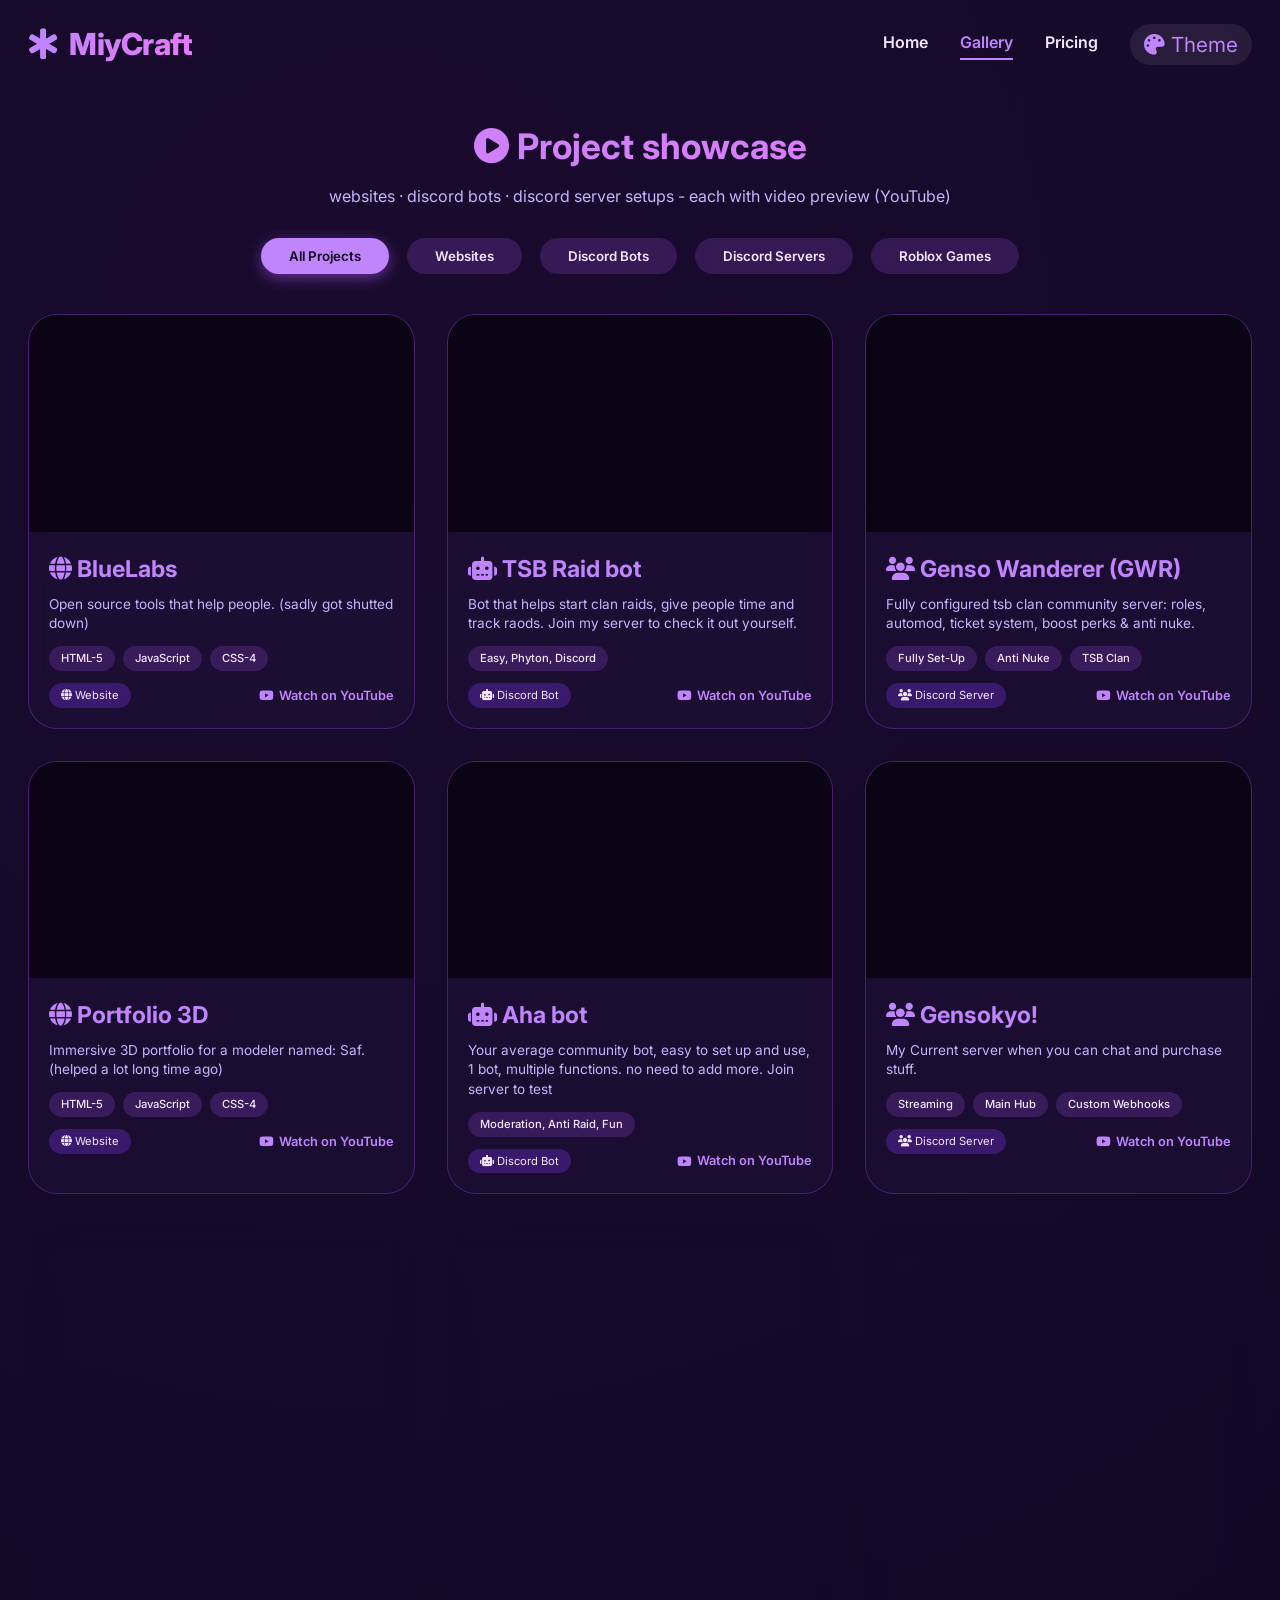
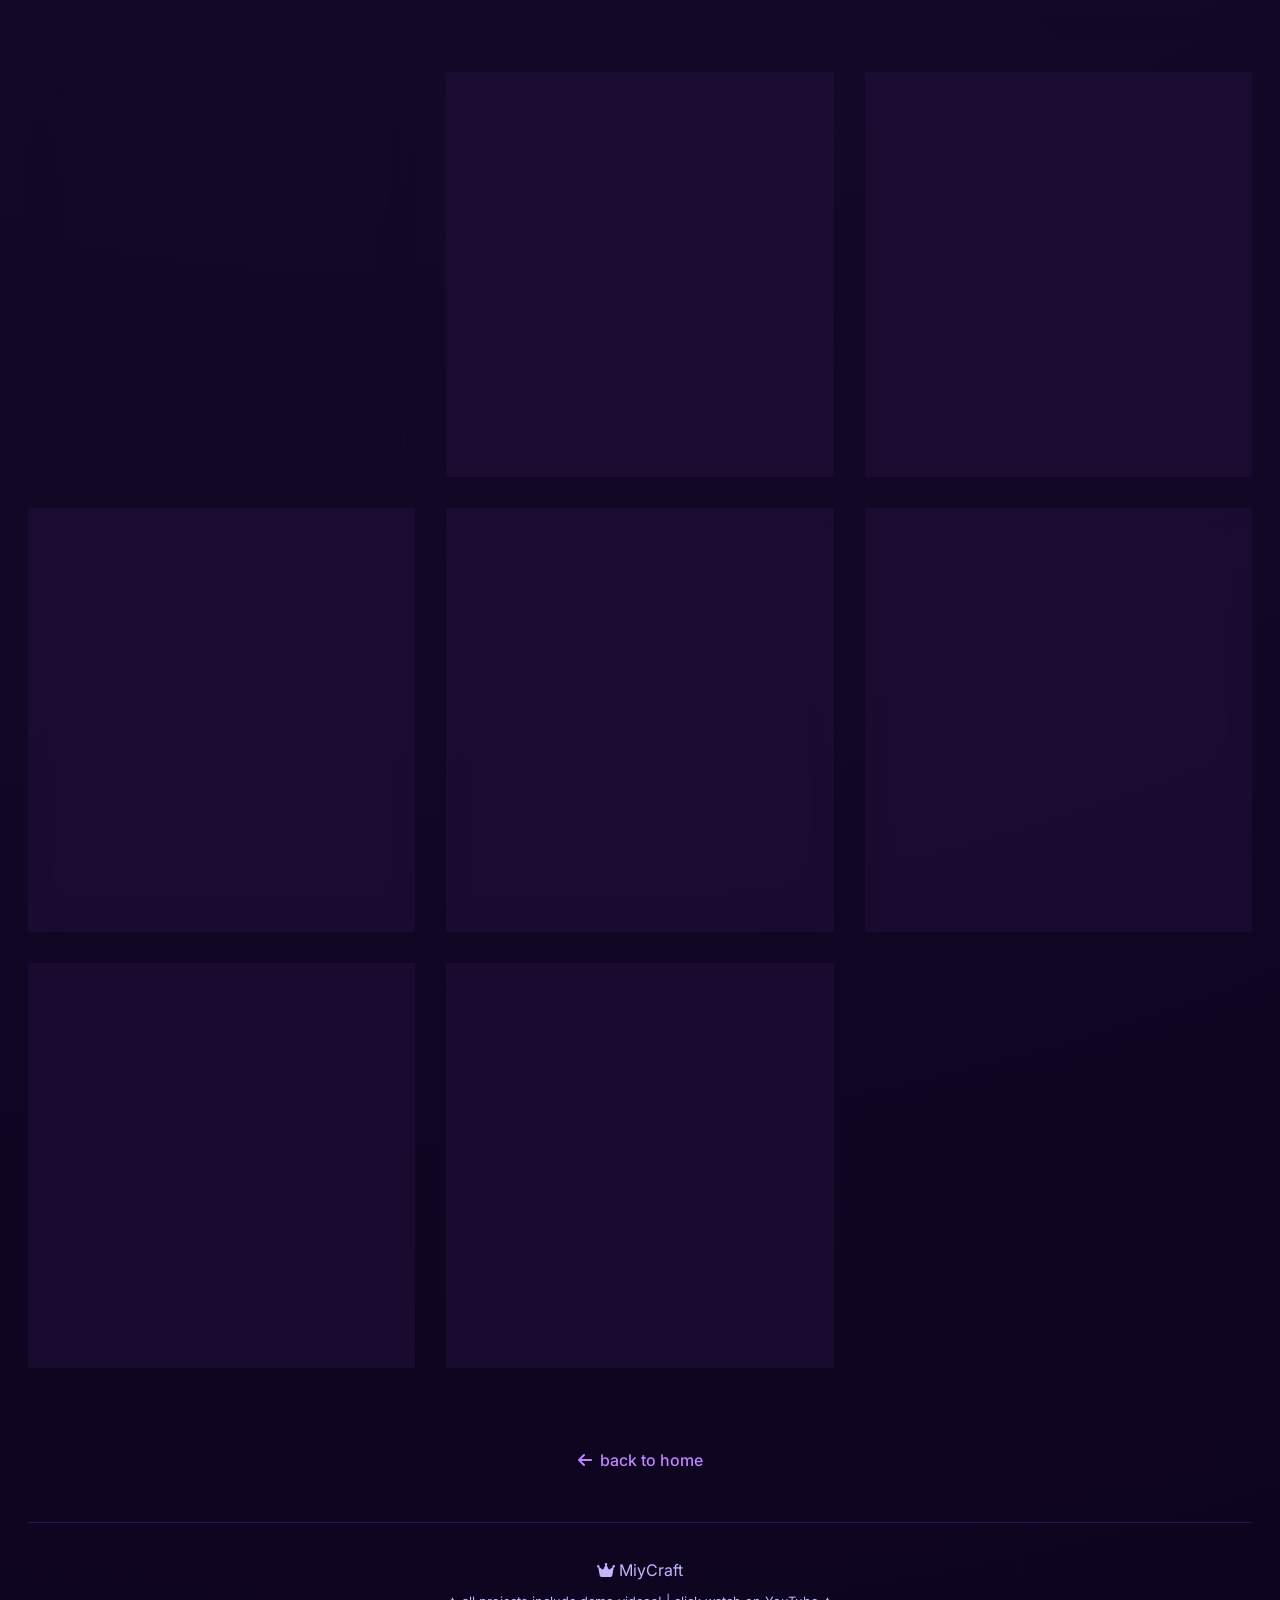
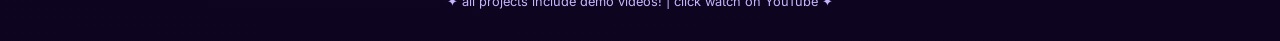
<file: page2.html>
<!DOCTYPE html>
<html lang="en">
<head>
    <meta charset="UTF-8">
    <meta name="viewport" content="width=device-width, initial-scale=1.0">
    <title>MiyCraft  | Gallery</title>
    <link rel="stylesheet" href="https://cdnjs.cloudflare.com/ajax/libs/font-awesome/6.4.0/css/all.min.css">
    <link href="https://fonts.googleapis.com/css2?family=Inter:opsz,wght@14..32,300;14..32,400;14..32,600;14..32,700;14..32,800&display=swap" rel="stylesheet">
    <link rel="stylesheet" href="Styles/main.css">
</head>
<body>
    <div class="container">
        <!-- Navigation -->
        <nav class="navbar">
            <a href="index.html" class="logo">
                <i class="fas fa-star-of-life"></i> MiyCraft <span style="color: var(--primary);"></span>
            </a>
            <div class="nav-links">
                <a href="index.html"> Home </a>
                <a href="page2.html" class="active"> Gallery </a>
                <a href="page3.html"> Pricing </a>
                
                <button class="theme-toggle" id="themeSwitcher"><i class="fas fa-palette"></i> Theme</button>
            </div>
        </nav>

        <!-- Gallery Header -->
        <div class="gallery-header">
            <h2><i class="fas fa-play-circle"></i> Project showcase</h2>
            <p style="color: var(--text-muted); max-width: 700px; margin: 12px auto;">websites · discord bots · discord server setups - each with video preview (YouTube)</p>
        </div>

        <!-- Filters -->
        <div class="filter-bar" id="filterBar">
            <button class="filter-btn active" data-filter="all"> All Projects </button>
            <button class="filter-btn" data-filter="website"> Websites </button>
            <button class="filter-btn" data-filter="bot"> Discord Bots </button>
            <button class="filter-btn" data-filter="server"> Discord Servers </button>
            <button class="filter-btn" data-filter="lua"> Roblox Games </button>
        </div>

        <!-- Gallery Grid -->
        <div class="gallery-grid" id="galleryGrid"></div>

        <!-- Back Link -->
        <div style="text-align: center; margin: 20px 0 40px;">
            <a href="index.html" class="back-home"><i class="fas fa-arrow-left"></i> back to home</a>
        </div>

        <footer class="footer">
            <p><i class="fas fa-crown"></i> MiyCraft </p>
            <p style="margin-top: 10px; font-size: 0.8rem;">✦ all projects include demo videos! | click watch on YouTube ✦</p>
        </footer>
    </div>

    <script src="Scripts/main.js"></script>
    <script src="Scripts/logic.js"></script>
</body>
</html>
</file>
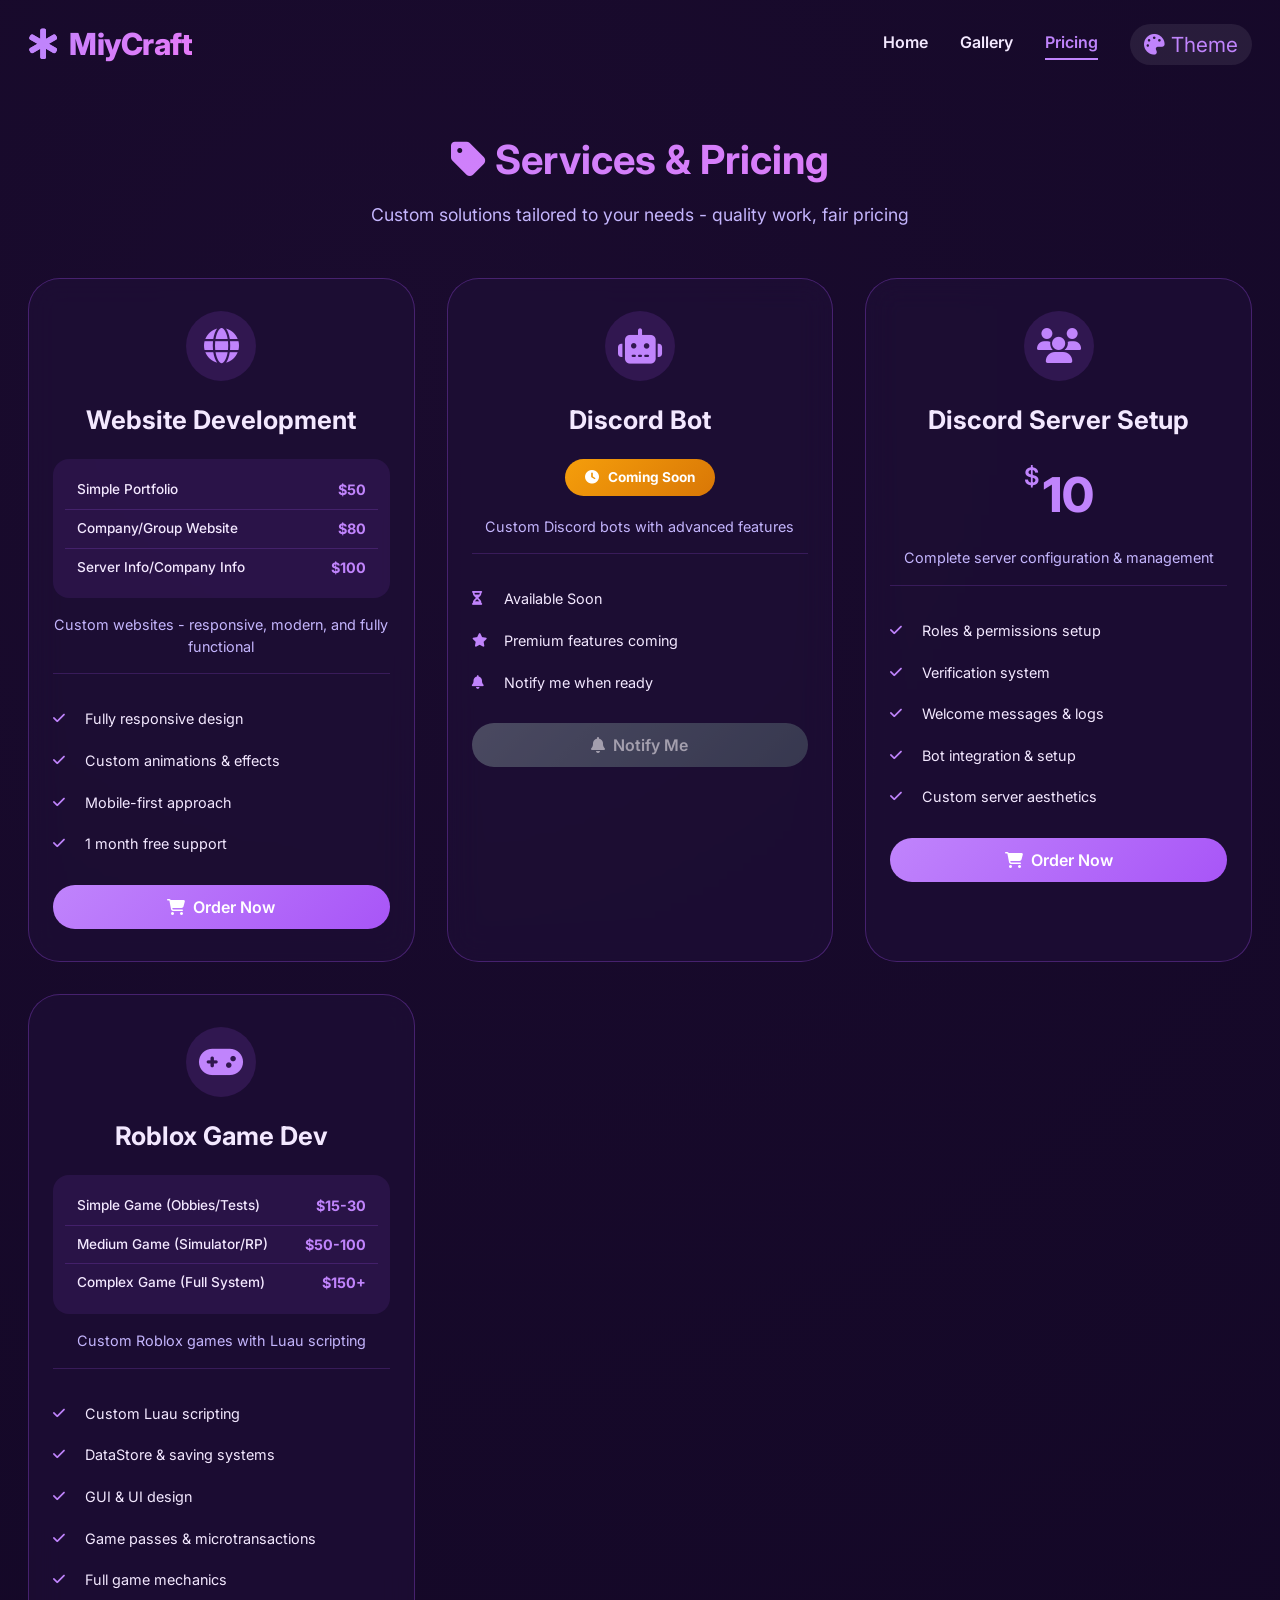
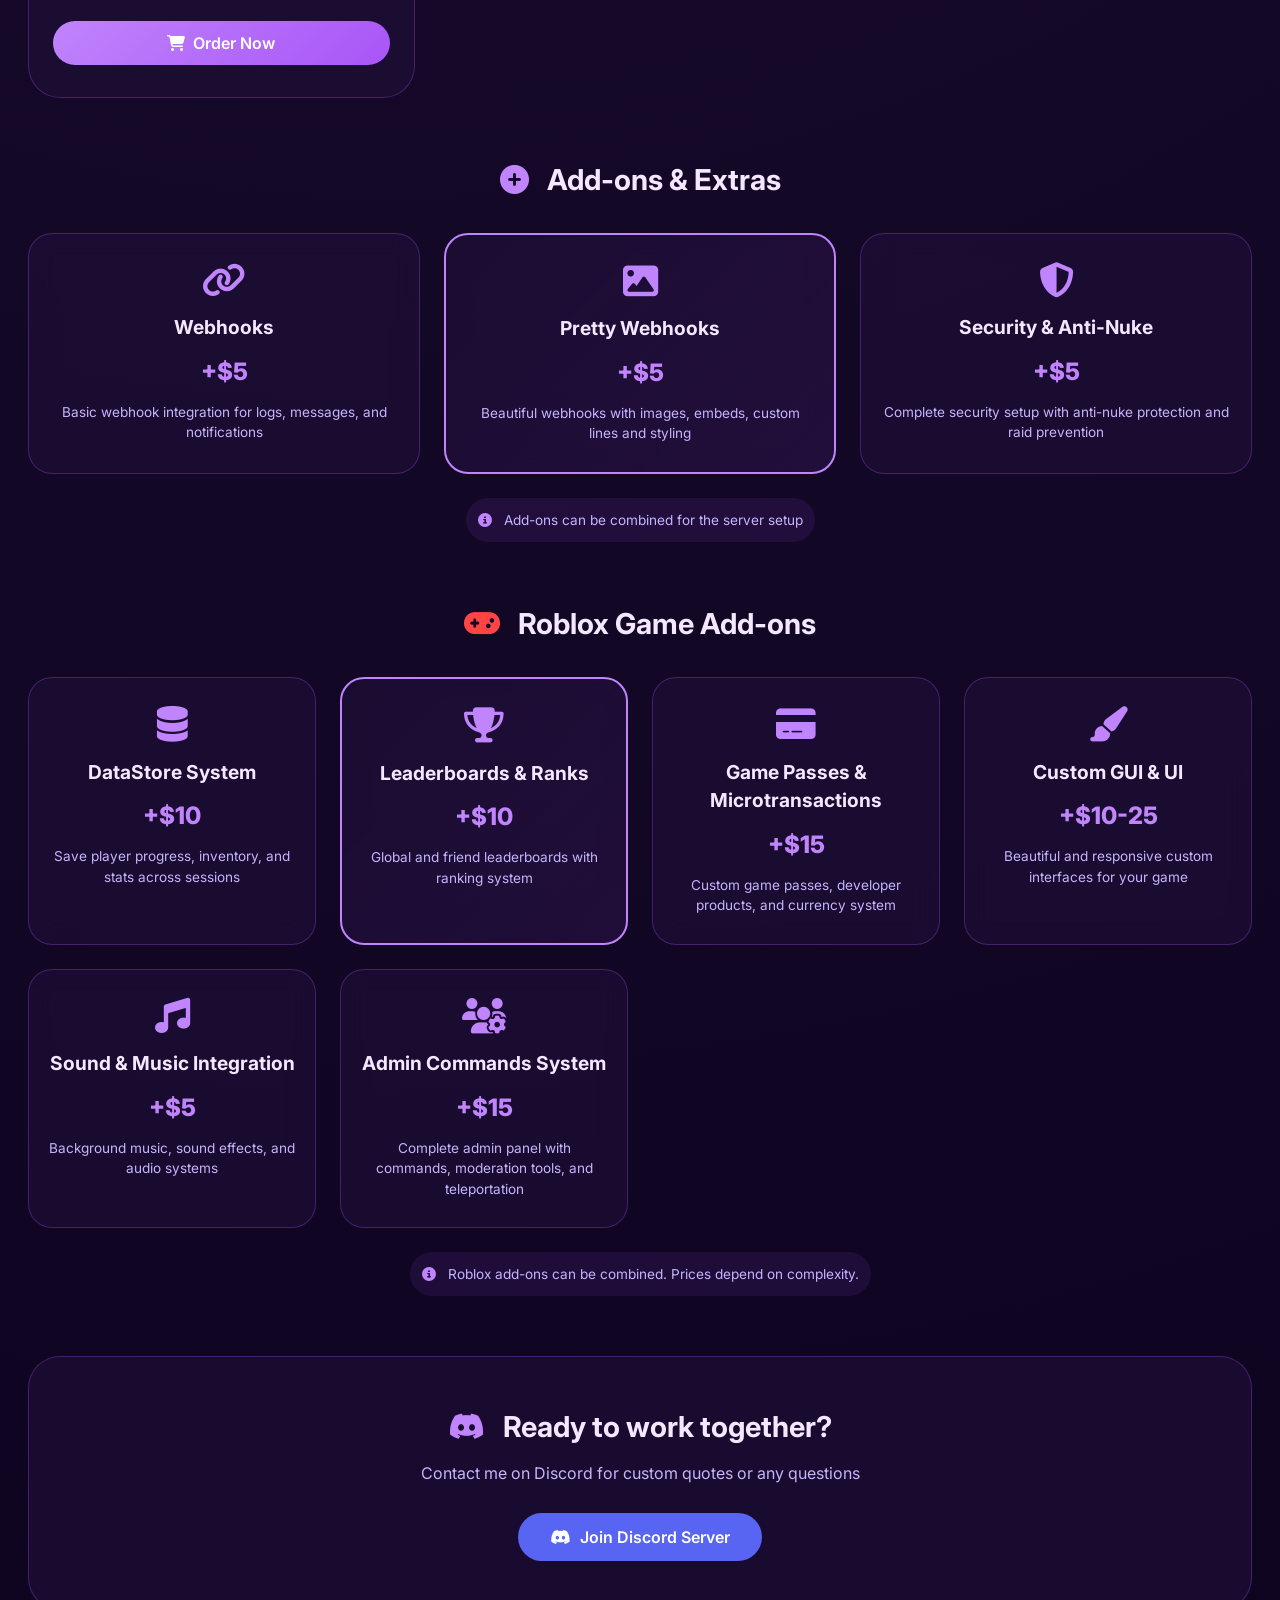
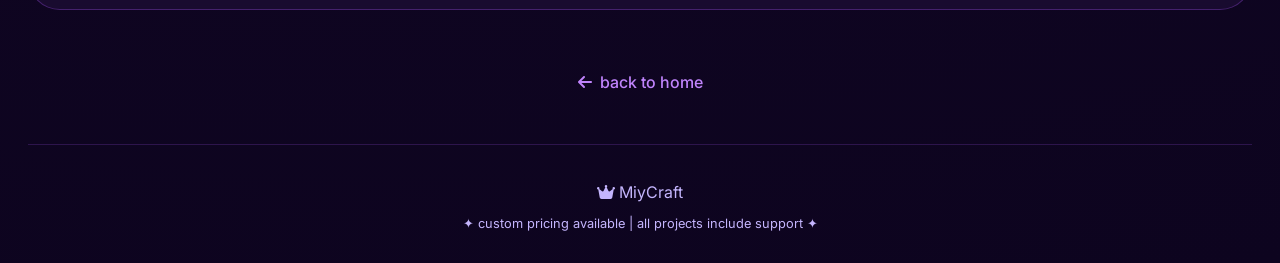
<file: page3.html>
<!DOCTYPE html>
<html lang="en">
<head>
    <meta charset="UTF-8">
    <meta name="viewport" content="width=device-width, initial-scale=1.0">
    <title>MiyCraft | Pricing</title>
    <link rel="stylesheet" href="https://cdnjs.cloudflare.com/ajax/libs/font-awesome/6.4.0/css/all.min.css">
    <link href="https://fonts.googleapis.com/css2?family=Inter:opsz,wght@14..32,300;14..32,400;14..32,600;14..32,700;14..32,800&display=swap" rel="stylesheet">
    <link rel="stylesheet" href="Styles/main.css">
    <link rel="stylesheet" href="Styles/pricing.css">
    <style>
        .roblox-pricing {
            margin-top: 2rem;
        }
        .roblox-pricing h2 i {
            color: #ff4444;
        }
    </style>
</head>
<body>
    <div class="container">
        <!-- Navigation -->
        <nav class="navbar">
            <a href="index.html" class="logo">
                <i class="fas fa-star-of-life"></i> MiyCraft <span style="color: var(--primary);"></span>
            </a>
            <div class="nav-links">
                <a href="index.html"> Home </a>
                <a href="page2.html"> Gallery </a>
                <a href="page3.html" class="active"> Pricing </a>
                <button class="theme-toggle" id="themeSwitcher"><i class="fas fa-palette"></i> Theme</button>
            </div>
        </nav>

        <!-- Pricing Header -->
        <div class="pricing-header">
            <h1><i class="fas fa-tag"></i> Services & Pricing</h1>
            <p>Custom solutions tailored to your needs - quality work, fair pricing</p>
        </div>

        <!-- Pricing Cards -->
        <div class="pricing-grid">
            <!-- Website Development -->
            <div class="pricing-card">
                <div class="pricing-icon">
                    <i class="fas fa-globe"></i>
                </div>
                <h2>Website Development</h2>
                <div class="price-options">
                    <div class="price-option">
                        <span class="option-name">Simple Portfolio</span>
                        <span class="option-price">$50</span>
                    </div>
                    <div class="price-option">
                        <span class="option-name">Company/Group Website</span>
                        <span class="option-price">$80</span>
                    </div>
                    <div class="price-option">
                        <span class="option-name">Server Info/Company Info</span>
                        <span class="option-price">$100</span>
                    </div>
                </div>
                <p class="description">Custom websites - responsive, modern, and fully functional</p>
                <ul class="features">
                    <li><i class="fas fa-check"></i> Fully responsive design</li>
                    <li><i class="fas fa-check"></i> Custom animations & effects</li>
                    <li><i class="fas fa-check"></i> Mobile-first approach</li>
                    <li><i class="fas fa-check"></i> 1 month free support</li>
                </ul>
                <button class="price-order-btn" data-service="website">
                    <i class="fas fa-shopping-cart"></i> Order Now
                </button>
            </div>

            <!-- Discord Bot -->
            <div class="pricing-card">
                <div class="pricing-icon">
                    <i class="fas fa-robot"></i>
                </div>
                <h2>Discord Bot</h2>
                <div class="coming-soon-badge">
                    <i class="fas fa-clock"></i> Coming Soon
                </div>
                <p class="description">Custom Discord bots with advanced features</p>
                <ul class="features">
                    <li><i class="fas fa-hourglass-half"></i> Available Soon</li>
                    <li><i class="fas fa-star"></i> Premium features coming</li>
                    <li><i class="fas fa-bell"></i> Notify me when ready</li>
                </ul>
                <button class="price-order-btn disabled" data-service="bot" disabled>
                    <i class="fas fa-bell"></i> Notify Me
                </button>
            </div>

            <!-- Discord Server Setup -->
            <div class="pricing-card">
                <div class="pricing-icon">
                    <i class="fas fa-users"></i>
                </div>
                <h2>Discord Server Setup</h2>
                <div class="price">
                    <span class="currency">$</span>
                    <span class="amount">10</span>
                </div>
                <p class="description">Complete server configuration & management</p>
                <ul class="features">
                    <li><i class="fas fa-check"></i> Roles & permissions setup</li>
                    <li><i class="fas fa-check"></i> Verification system</li>
                    <li><i class="fas fa-check"></i> Welcome messages & logs</li>
                    <li><i class="fas fa-check"></i> Bot integration & setup</li>
                    <li><i class="fas fa-check"></i> Custom server aesthetics</li>
                </ul>
                <button class="price-order-btn" data-service="server">
                    <i class="fas fa-shopping-cart"></i> Order Now
                </button>
            </div>

            <!-- Roblox Game Development -->
            <div class="pricing-card">
                <div class="pricing-icon">
                    <i class="fas fa-gamepad"></i>
                </div>
                <h2>Roblox Game Dev</h2>
                <div class="price-options">
                    <div class="price-option">
                        <span class="option-name">Simple Game (Obbies/Tests)</span>
                        <span class="option-price">$15-30</span>
                    </div>
                    <div class="price-option">
                        <span class="option-name">Medium Game (Simulator/RP)</span>
                        <span class="option-price">$50-100</span>
                    </div>
                    <div class="price-option">
                        <span class="option-name">Complex Game (Full System)</span>
                        <span class="option-price">$150+</span>
                    </div>
                </div>
                <p class="description">Custom Roblox games with Luau scripting</p>
                <ul class="features">
                    <li><i class="fas fa-check"></i> Custom Luau scripting</li>
                    <li><i class="fas fa-check"></i> DataStore & saving systems</li>
                    <li><i class="fas fa-check"></i> GUI & UI design</li>
                    <li><i class="fas fa-check"></i> Game passes & microtransactions</li>
                    <li><i class="fas fa-check"></i> Full game mechanics</li>
                </ul>
                <button class="price-order-btn" data-service="roblox" style="margin-top: 0.5rem;">
                    <i class="fas fa-shopping-cart"></i> Order Now
                </button>
            </div>
        </div>

        <!-- Add-ons Section -->
        <div class="addons-section">
            <h2><i class="fas fa-plus-circle"></i> Add-ons & Extras</h2>
            <div class="addons-grid">
                <div class="addon-card">
                    <i class="fas fa-link"></i>
                    <h3>Webhooks</h3>
                    <div class="addon-price">+$5</div>
                    <p>Basic webhook integration for logs, messages, and notifications</p>
                </div>
                <div class="addon-card featured-addon">
                    <i class="fas fa-image"></i>
                    <h3>Pretty Webhooks</h3>
                    <div class="addon-price">+$5</div>
                    <p>Beautiful webhooks with images, embeds, custom lines and styling</p>
                </div>
                <div class="addon-card">
                    <i class="fas fa-shield-alt"></i>
                    <h3>Security & Anti-Nuke</h3>
                    <div class="addon-price">+$5</div>
                    <p>Complete security setup with anti-nuke protection and raid prevention</p>
                </div>
            </div>
            <div class="addons-note">
                <i class="fas fa-info-circle"></i> Add-ons can be combined for the server setup
            </div>
        </div>

        <!-- Roblox Add-ons Section -->
        <div class="addons-section roblox-pricing">
            <h2><i class="fas fa-gamepad"></i> Roblox Game Add-ons</h2>
            <div class="addons-grid">
                <div class="addon-card">
                    <i class="fas fa-database"></i>
                    <h3>DataStore System</h3>
                    <div class="addon-price">+$10</div>
                    <p>Save player progress, inventory, and stats across sessions</p>
                </div>
                <div class="addon-card featured-addon">
                    <i class="fas fa-trophy"></i>
                    <h3>Leaderboards & Ranks</h3>
                    <div class="addon-price">+$10</div>
                    <p>Global and friend leaderboards with ranking system</p>
                </div>
                <div class="addon-card">
                    <i class="fas fa-credit-card"></i>
                    <h3>Game Passes & Microtransactions</h3>
                    <div class="addon-price">+$15</div>
                    <p>Custom game passes, developer products, and currency system</p>
                </div>
                <div class="addon-card">
                    <i class="fas fa-paintbrush"></i>
                    <h3>Custom GUI & UI</h3>
                    <div class="addon-price">+$10-25</div>
                    <p>Beautiful and responsive custom interfaces for your game</p>
                </div>
                <div class="addon-card">
                    <i class="fas fa-music"></i>
                    <h3>Sound & Music Integration</h3>
                    <div class="addon-price">+$5</div>
                    <p>Background music, sound effects, and audio systems</p>
                </div>
                <div class="addon-card">
                    <i class="fas fa-users-gear"></i>
                    <h3>Admin Commands System</h3>
                    <div class="addon-price">+$15</div>
                    <p>Complete admin panel with commands, moderation tools, and teleportation</p>
                </div>
            </div>
            <div class="addons-note">
                <i class="fas fa-info-circle"></i> Roblox add-ons can be combined. Prices depend on complexity.
            </div>
        </div>

        <!-- Contact Section -->
        <div class="contact-section">
            <h2><i class="fab fa-discord"></i> Ready to work together?</h2>
            <p>Contact me on Discord for custom quotes or any questions</p>
            <div class="contact-buttons">
                <a href="https://discord.gg/c2NwCjwAgM" target="_blank" class="contact-discord">
                    <i class="fab fa-discord"></i> Join Discord Server
                </a>
            </div>
        </div>

        <!-- Back Link -->
        <div style="text-align: center; margin: 20px 0 40px;">
            <a href="index.html" class="back-home"><i class="fas fa-arrow-left"></i> back to home</a>
        </div>

        <footer class="footer">
            <p><i class="fas fa-crown"></i> MiyCraft </p>
            <p style="margin-top: 10px; font-size: 0.8rem;">✦ custom pricing available | all projects include support ✦</p>
        </footer>
    </div>

    <script src="Scripts/main.js"></script>
    <script src="Scripts/suppUser.js"></script>
</body>
</html>
</file>
<file: Styles/main.css>
/* MiyCraft Main */

* {
    margin: 0;
    padding: 0;
    box-sizing: border-box;
}

body {
    font-family: 'Inter', 'Segoe UI', Tahoma, Geneva, Verdana, sans-serif;
    background: radial-gradient(circle at 30% 10%, var(--bg-start), var(--bg-end));
    color: var(--text-light);
    line-height: 1.5;
    transition: background 0.3s ease, color 0.2s ease;
    min-height: 100vh;
}

/* Default Purple Theme */
:root {
    --bg-start: #1a0b2e;
    --bg-end: #0d041f;
    --card-bg: rgba(30, 15, 55, 0.7);
    --border-glow: rgba(180, 90, 255, 0.5);
    --primary: #c084fc;
    --primary-dark: #a855f7;
    --accent: #e879f9;
    --text-light: #f3e8ff;
    --text-muted: #c4b5fd;
    --glass-border: 1px solid rgba(168, 85, 247, 0.3);
}

/* Theme 1: Light */
body.theme-light {
    --bg-start: #f5f0ff;
    --bg-end: #e9e2ff;
    --card-bg: rgba(255, 255, 255, 0.85);
    --border-glow: rgba(124, 58, 237, 0.4);
    --primary: #7c3aed;
    --primary-dark: #6d28d9;
    --accent: #c084fc;
    --text-light: #1e1a2f;
    --text-muted: #4c1d95;
}

/* Theme 2: Dark */
body.theme-dark {
    --bg-start: #050010;
    --bg-end: #020008;
    --card-bg: rgba(15, 8, 28, 0.85);
    --border-glow: rgba(168, 85, 247, 0.7);
    --primary: #d8b4fe;
    --primary-dark: #c084fc;
    --accent: #f0abfc;
    --text-light: #faf5ff;
    --text-muted: #c4b5fd;
}

/* Theme 3: Midnight Blue */
body.theme-midnight {
    --bg-start: #0a0f2a;
    --bg-end: #030617;
    --card-bg: rgba(10, 20, 50, 0.75);
    --border-glow: rgba(59, 130, 246, 0.5);
    --primary: #60a5fa;
    --primary-dark: #3b82f6;
    --accent: #818cf8;
    --text-light: #eef2ff;
    --text-muted: #a5b4fc;
}

/* Theme 4: Cherry Blossom */
body.theme-cherry {
    --bg-start: #2d1a2b;
    --bg-end: #1f0f1c;
    --card-bg: rgba(70, 30, 55, 0.75);
    --border-glow: rgba(244, 114, 182, 0.5);
    --primary: #f472b6;
    --primary-dark: #ec489a;
    --accent: #f9a8d4;
    --text-light: #fff0f5;
    --text-muted: #fbcfe8;
}

/* Theme 5: Ocean Teal */
body.theme-ocean {
    --bg-start: #0f2a2a;
    --bg-end: #051a1a;
    --card-bg: rgba(20, 60, 60, 0.75);
    --border-glow: rgba(45, 212, 191, 0.5);
    --primary: #2dd4bf;
    --primary-dark: #14b8a6;
    --accent: #5eead4;
    --text-light: #ecfdf5;
    --text-muted: #99f6e4;
}

/* Theme 6: Sunset Orange */
body.theme-sunset {
    --bg-start: #2d1a0f;
    --bg-end: #1f0f05;
    --card-bg: rgba(70, 45, 30, 0.75);
    --border-glow: rgba(251, 146, 60, 0.5);
    --primary: #fb923c;
    --primary-dark: #f97316;
    --accent: #fdba74;
    --text-light: #fff7ed;
    --text-muted: #fed7aa;
}

/* Theme 7: Forest Green */
body.theme-forest {
    --bg-start: #0f2a1a;
    --bg-end: #051a0f;
    --card-bg: rgba(30, 70, 40, 0.75);
    --border-glow: rgba(74, 222, 128, 0.5);
    --primary: #4ade80;
    --primary-dark: #22c55e;
    --accent: #86efac;
    --text-light: #f0fdf4;
    --text-muted: #bbf7d0;
}

/* Theme 8: Royal Gold */
body.theme-royal {
    --bg-start: #2a1f0f;
    --bg-end: #1a1205;
    --card-bg: rgba(70, 55, 30, 0.75);
    --border-glow: rgba(250, 204, 21, 0.5);
    --primary: #facc15;
    --primary-dark: #eab308;
    --accent: #fde047;
    --text-light: #fefce8;
    --text-muted: #fef08a;
}

/* Theme 9: Cyberpunk */
body.theme-cyber {
    --bg-start: #1a0f2a;
    --bg-end: #0a0515;
    --card-bg: rgba(40, 20, 60, 0.85);
    --border-glow: rgba(0, 255, 255, 0.6);
    --primary: #0ff;
    --primary-dark: #0cc;
    --accent: #f0f;
    --text-light: #e0f2fe;
    --text-muted: #a5f3fc;
}

/* Theme 10: Lavender Dream */
body.theme-lavender {
    --bg-start: #2a1a3a;
    --bg-end: #1a0f2a;
    --card-bg: rgba(60, 40, 90, 0.75);
    --border-glow: rgba(192, 132, 252, 0.6);
    --primary: #c084fc;
    --primary-dark: #a855f7;
    --accent: #e9d5ff;
    --text-light: #faf5ff;
    --text-muted: #d9c9ff;
}

.container {
    max-width: 1300px;
    margin: 0 auto;
    padding: 0 28px;
}

/* Navigation */
.navbar {
    display: flex;
    justify-content: space-between;
    align-items: center;
    padding: 22px 0;
    flex-wrap: wrap;
    gap: 18px;
}

.logo {
    font-size: 1.9rem;
    font-weight: 800;
    background: linear-gradient(135deg, var(--primary), var(--accent));
    -webkit-background-clip: text;
    background-clip: text;
    color: transparent;
    letter-spacing: -0.5px;
    text-decoration: none;
}

.logo i {
    background: none;
    color: var(--primary);
    margin-right: 6px;
}

.nav-links {
    display: flex;
    gap: 32px;
    align-items: center;
}

.nav-links a {
    color: var(--text-light);
    text-decoration: none;
    font-weight: 600;
    transition: 0.2s;
    border-bottom: 2px solid transparent;
    padding-bottom: 4px;
}

.nav-links a:hover,
.nav-links a.active {
    border-bottom-color: var(--primary);
    color: var(--primary);
}

.theme-toggle {
    background: rgba(255, 255, 255, 0.08);
    border: none;
    font-size: 1.3rem;
    cursor: pointer;
    padding: 8px 14px;
    border-radius: 40px;
    color: var(--primary);
    transition: 0.2s;
    font-family: inherit;
    position: relative;
}

/* Theme Picker Modal */
.theme-picker-modal {
    position: fixed;
    top: 0;
    left: 0;
    width: 100%;
    height: 100%;
    background: rgba(0, 0, 0, 0.7);
    backdrop-filter: blur(8px);
    z-index: 2000;
    display: flex;
    align-items: center;
    justify-content: center;
    visibility: hidden;
    opacity: 0;
    transition: 0.2s;
}

.theme-picker-modal.active {
    visibility: visible;
    opacity: 1;
}

.theme-picker-content {
    background: var(--card-bg);
    backdrop-filter: blur(20px);
    border-radius: 2rem;
    padding: 28px;
    max-width: 500px;
    width: 90%;
    border: var(--glass-border);
    text-align: center;
}

.theme-picker-content h3 {
    color: var(--primary);
    margin-bottom: 20px;
    font-size: 1.5rem;
}

.theme-grid {
    display: grid;
    grid-template-columns: repeat(auto-fill, minmax(100px, 1fr));
    gap: 12px;
    margin: 20px 0;
}

.theme-option {
    padding: 12px 8px;
    border-radius: 40px;
    cursor: pointer;
    font-weight: 600;
    transition: all 0.2s;
    text-align: center;
    font-size: 0.85rem;
}

.theme-option:hover {
    transform: scale(1.02);
}

.close-theme-picker {
    background: var(--primary);
    border: none;
    padding: 10px 24px;
    border-radius: 40px;
    color: white;
    cursor: pointer;
    font-weight: 600;
    margin-top: 12px;
}

/* Hero Section */
.hero-section {
    display: flex;
    flex-wrap: wrap;
    gap: 40px;
    margin: 50px 0 40px;
    align-items: center;
    justify-content: space-between;
}

.dev-info {
    flex: 1.2;
}

.dev-badge {
    display: inline-block;
    background: rgba(168, 85, 247, 0.25);
    padding: 6px 16px;
    border-radius: 40px;
    font-size: 0.8rem;
    font-weight: 600;
    color: var(--primary);
    margin-bottom: 20px;
}

.dev-info h1 {
    font-size: 3.2rem;
    font-weight: 800;
    background: linear-gradient(135deg, #fff, var(--primary));
    -webkit-background-clip: text;
    background-clip: text;
    color: transparent;
    margin-bottom: 16px;
}

.dev-tagline {
    font-size: 1.2rem;
    color: var(--text-muted);
    margin-bottom: 28px;
    max-width: 550px;
}

.social-links {
    display: flex;
    gap: 14px;
    flex-wrap: wrap;
    margin-top: 12px;
}

.social-badge {
    background: rgba(168, 85, 247, 0.2);
    padding: 6px 18px;
    border-radius: 30px;
    font-size: 0.9rem;
}

/* Discord Card with Real User */
.discord-card {
    background: var(--card-bg);
    backdrop-filter: blur(16px);
    border-radius: 1.8rem;
    padding: 20px 26px;
    border: var(--glass-border);
    max-width: 360px;
    width: 100%;
    transition: all 0.3s;
}

.discord-header {
    display: flex;
    align-items: center;
    gap: 16px;
    margin-bottom: 15px;
}

.discord-avatar {
    width: 60px;
    height: 60px;
    border-radius: 50%;
    object-fit: cover;
    border: 2px solid var(--primary);
}

.discord-user-info {
    flex: 1;
}

.discord-username {
    font-weight: 700;
    font-size: 1.2rem;
    display: flex;
    align-items: center;
    gap: 8px;
    flex-wrap: wrap;
}

.status-dot {
    width: 12px;
    height: 12px;
    border-radius: 50%;
    display: inline-block;
}

.status-online { background: #23a55a; box-shadow: 0 0 6px #23a55a; }
.status-idle { background: #f0b232; }
.status-dnd { background: #ed4245; }
.status-offline { background: #80848e; }

.discord-badge {
    font-size: 0.7rem;
    background: rgba(88, 101, 242, 0.3);
    padding: 2px 8px;
    border-radius: 20px;
}

.discord-status-text {
    font-size: 0.75rem;
    color: var(--text-muted);
    margin-top: 4px;
}

.discord-activity {
    margin-top: 12px;
    padding-top: 12px;
    border-top: 1px solid rgba(255, 255, 255, 0.1);
    font-size: 0.8rem;
}

.copy-btn {
    background: none;
    border: 1px solid var(--primary);
    padding: 4px 12px;
    border-radius: 30px;
    color: var(--primary);
    cursor: pointer;
    font-size: 0.7rem;
    transition: 0.2s;
}

.copy-btn:hover {
    background: var(--primary);
    color: #0f071b;
}

/* Gallery Page Styles */
.gallery-header {
    margin: 30px 0 20px;
    text-align: center;
}

.gallery-header h2 {
    font-size: 2.2rem;
    background: linear-gradient(125deg, var(--primary), var(--accent));
    -webkit-background-clip: text;
    background-clip: text;
    color: transparent;
}

.filter-bar {
    display: flex;
    justify-content: center;
    gap: 18px;
    flex-wrap: wrap;
    margin: 30px 0 40px;
}

.filter-btn {
    background: rgba(168, 85, 247, 0.2);
    border: none;
    padding: 10px 28px;
    border-radius: 40px;
    font-weight: 600;
    color: var(--text-light);
    cursor: pointer;
    backdrop-filter: blur(4px);
    transition: all 0.2s;
    font-family: inherit;
}

.filter-btn.active,
.filter-btn:hover {
    background: var(--primary);
    color: #0f071b;
    box-shadow: 0 4px 14px rgba(168, 85, 247, 0.5);
}

.gallery-grid {
    display: grid;
    grid-template-columns: repeat(auto-fill, minmax(340px, 1fr));
    gap: 32px;
    margin: 30px 0 60px;
}

.project-card {
    background: var(--card-bg);
    backdrop-filter: blur(12px);
    border-radius: 1.8rem;
    overflow: hidden;
    border: var(--glass-border);
    transition: all 0.3s ease;
    display: flex;
    flex-direction: column;
}

.project-card:hover {
    transform: translateY(-6px);
    border-color: var(--primary);
    box-shadow: 0 20px 30px -12px rgba(0, 0, 0, 0.4);
}

.video-wrapper {
    position: relative;
    padding-bottom: 56.25%;
    height: 0;
    background: #0a0415;
}

.video-wrapper iframe {
    position: absolute;
    top: 0;
    left: 0;
    width: 100%;
    height: 100%;
    border: none;
}

.card-content {
    padding: 20px;
}

.card-content h3 {
    font-size: 1.45rem;
    margin-bottom: 8px;
    color: var(--primary);
}

.card-content p {
    color: var(--text-muted);
    font-size: 0.85rem;
    margin-bottom: 12px;
    line-height: 1.45;
}

.tech-stack {
    display: flex;
    flex-wrap: wrap;
    gap: 8px;
    margin: 12px 0;
}

.tech-badge {
    background: rgba(168, 85, 247, 0.2);
    padding: 4px 12px;
    border-radius: 30px;
    font-size: 0.7rem;
    font-weight: 500;
}

.card-footer {
    display: flex;
    justify-content: space-between;
    align-items: center;
    margin-top: 12px;
}

.project-type {
    font-size: 0.7rem;
    background: rgba(124, 58, 237, 0.3);
    padding: 4px 12px;
    border-radius: 30px;
}

.yt-link {
    color: var(--primary);
    text-decoration: none;
    font-weight: 600;
    font-size: 0.8rem;
    display: inline-flex;
    align-items: center;
    gap: 6px;
}

.back-home {
    display: inline-flex;
    align-items: center;
    gap: 8px;
    margin: 20px 0 10px;
    color: var(--primary);
    text-decoration: none;
    font-weight: 500;
}

/* Footer */
.footer {
    text-align: center;
    padding: 35px 0 30px;
    border-top: 1px solid rgba(168, 85, 247, 0.2);
    margin-top: 20px;
    color: var(--text-muted);
}

/* Responsive */
@media (max-width: 700px) {
    .hero-section {
        flex-direction: column;
    }
    .gallery-grid {
        grid-template-columns: 1fr;
    }
    .dev-info h1 {
        font-size: 2.3rem;
    }
    .nav-links {
        gap: 20px;
    }
    .theme-grid {
        grid-template-columns: repeat(auto-fill, minmax(80px, 1fr));
    }
}
/* Visitor Counter Styles */
.visitor-counter-wrapper {
    margin-top: 16px;
    padding-top: 12px;
    border-top: 1px solid rgba(255, 255, 255, 0.1);
    display: flex;
    align-items: center;
    gap: 12px;
}

.counter-icon {
    width: 36px;
    height: 36px;
    background: rgba(168, 85, 247, 0.2);
    border-radius: 50%;
    display: flex;
    align-items: center;
    justify-content: center;
    font-size: 1.1rem;
    color: var(--primary);
}

.counter-stats {
    display: flex;
    flex-direction: column;
}

.counter-label {
    font-size: 0.65rem;
    text-transform: uppercase;
    letter-spacing: 1px;
    color: var(--text-muted);
    opacity: 0.7;
}

.counter-number {
    font-size: 1.4rem;
    font-weight: 700;
    color: var(--primary);
    line-height: 1.2;
}
/* Discord Server Invite Section */
.discord-server-invite {
    margin: 30px 0 20px;
    padding: 20px 24px;
    background: var(--card-bg);
    backdrop-filter: blur(16px);
    border-radius: 1.8rem;
    border: var(--glass-border);
    transition: all 0.3s ease;
}
.discord-server-invite:hover {
    border-color: var(--primary);
    transform: translateY(-3px);
}
.server-invite-header {
    display: flex;
    align-items: center;
    gap: 18px;
    flex-wrap: wrap;
    margin-bottom: 16px;
}
.server-icon {
    width: 70px;
    height: 70px;
    border-radius: 50%;
    object-fit: cover;
    border: 2px solid var(--primary);
    background: rgba(168, 85, 247, 0.2);
}
.server-info h3 {
    font-size: 1.5rem;
    margin-bottom: 4px;
    color: var(--primary);
}
.server-info p {
    color: var(--text-muted);
    font-size: 0.85rem;
}
.invite-link-container {
    display: flex;
    align-items: center;
    gap: 15px;
    flex-wrap: wrap;
    margin-top: 12px;
    padding-top: 12px;
    border-top: 1px solid rgba(168, 85, 247, 0.2);
}
.invite-btn {
    background: linear-gradient(135deg, var(--primary), var(--primary-dark));
    padding: 10px 28px;
    border-radius: 40px;
    color: white;
    text-decoration: none;
    font-weight: 600;
    display: inline-flex;
    align-items: center;
    gap: 10px;
    transition: 0.2s;
}
.invite-btn:hover {
    transform: scale(1.02);
    box-shadow: 0 4px 14px rgba(168, 85, 247, 0.4);
}
.invite-code {
    font-size: 0.85rem;
    color: var(--text-muted);
    font-family: monospace;
}
</file>
<file: Styles/pricing.css>
/* Styles/pricing.css - Pricing Page Styles */

/* Pricing Header */
.pricing-header {
    text-align: center;
    margin: 40px 0 50px;
}

.pricing-header h1 {
    font-size: 2.5rem;
    background: linear-gradient(135deg, var(--primary), var(--accent));
    -webkit-background-clip: text;
    background-clip: text;
    color: transparent;
    margin-bottom: 12px;
}

.pricing-header p {
    color: var(--text-muted);
    font-size: 1.1rem;
}

/* Pricing Grid */
.pricing-grid {
    display: grid;
    grid-template-columns: repeat(auto-fit, minmax(320px, 1fr));
    gap: 32px;
    margin: 30px 0 60px;
}

/* Pricing Card */
.pricing-card {
    background: var(--card-bg);
    backdrop-filter: blur(16px);
    border-radius: 2rem;
    padding: 32px 24px;
    border: var(--glass-border);
    transition: all 0.3s ease;
    position: relative;
    text-align: center;
}

.pricing-card:hover {
    transform: translateY(-8px);
    border-color: var(--primary);
    box-shadow: 0 20px 35px -15px rgba(0, 0, 0, 0.3);
}

.pricing-icon {
    width: 70px;
    height: 70px;
    background: rgba(168, 85, 247, 0.15);
    border-radius: 50%;
    display: flex;
    align-items: center;
    justify-content: center;
    margin: 0 auto 20px;
}

.pricing-icon i {
    font-size: 2.2rem;
    color: var(--primary);
}

.pricing-card h2 {
    font-size: 1.6rem;
    margin-bottom: 20px;
    color: var(--text-light);
}

/* Price Options for Website */
.price-options {
    background: rgba(168, 85, 247, 0.1);
    border-radius: 1rem;
    padding: 12px;
    margin-bottom: 16px;
}

.price-option {
    display: flex;
    justify-content: space-between;
    padding: 8px 12px;
    border-bottom: 1px solid rgba(168, 85, 247, 0.2);
}

.price-option:last-child {
    border-bottom: none;
}

.option-name {
    font-size: 0.85rem;
    color: var(--text-light);
    font-weight: 500;
}

.option-price {
    font-size: 0.9rem;
    color: var(--primary);
    font-weight: 700;
}

/* Simple Price */
.price {
    margin-bottom: 16px;
}

.currency {
    font-size: 1.5rem;
    font-weight: 600;
    vertical-align: top;
    color: var(--primary);
}

.amount {
    font-size: 3rem;
    font-weight: 800;
    color: var(--primary);
}

.period {
    font-size: 1rem;
    color: var(--text-muted);
    margin-left: 4px;
}

/* Coming Soon Badge */
.coming-soon-badge {
    display: inline-block;
    background: linear-gradient(135deg, #f59e0b, #d97706);
    padding: 8px 20px;
    border-radius: 40px;
    font-size: 0.85rem;
    font-weight: 700;
    color: white;
    margin-bottom: 20px;
}

.coming-soon-badge i {
    margin-right: 6px;
}

.description {
    color: var(--text-muted);
    font-size: 0.9rem;
    margin-bottom: 24px;
    padding-bottom: 16px;
    border-bottom: 1px solid rgba(168, 85, 247, 0.2);
}

.features {
    list-style: none;
    margin: 20px 0;
    text-align: left;
}

.features li {
    padding: 10px 0;
    color: var(--text-light);
    display: flex;
    align-items: center;
    gap: 12px;
    font-size: 0.9rem;
}

.features li i {
    color: var(--primary);
    font-size: 0.85rem;
    width: 20px;
}

.price-note {
    font-size: 0.7rem;
    color: var(--text-muted);
    margin: 20px 0;
    font-style: italic;
}

.price-order-btn {
    background: linear-gradient(135deg, var(--primary), var(--primary-dark));
    border: none;
    padding: 12px 28px;
    border-radius: 40px;
    font-weight: 600;
    color: white;
    cursor: pointer;
    transition: all 0.3s ease;
    font-family: inherit;
    width: 100%;
    font-size: 1rem;
    display: flex;
    align-items: center;
    justify-content: center;
    gap: 8px;
}

.price-order-btn:hover:not(.disabled) {
    transform: scale(1.02);
    box-shadow: 0 5px 20px rgba(168, 85, 247, 0.4);
}

.price-order-btn.disabled {
    opacity: 0.6;
    cursor: not-allowed;
    background: linear-gradient(135deg, #6b7280, #4b5563);
}

.price-order-btn.disabled:hover {
    transform: none;
    box-shadow: none;
}

/* Add-ons Section */
.addons-section {
    margin: 60px 0;
    text-align: center;
}

.addons-section h2 {
    font-size: 1.8rem;
    margin-bottom: 32px;
    color: var(--text-light);
}

.addons-section h2 i {
    color: var(--primary);
    margin-right: 12px;
}

.addons-grid {
    display: grid;
    grid-template-columns: repeat(auto-fit, minmax(280px, 1fr));
    gap: 24px;
    margin-top: 20px;
}

.addon-card {
    background: var(--card-bg);
    backdrop-filter: blur(12px);
    border-radius: 1.5rem;
    padding: 28px 20px;
    border: var(--glass-border);
    transition: all 0.3s ease;
    position: relative;
}

.addon-card:hover {
    transform: translateY(-4px);
    border-color: var(--primary);
}

.addon-card.featured-addon {
    border: 2px solid var(--primary);
    background: linear-gradient(135deg, var(--card-bg), rgba(168, 85, 247, 0.1));
}

.addon-card i {
    font-size: 2.2rem;
    color: var(--primary);
    margin-bottom: 16px;
}

.addon-card h3 {
    font-size: 1.2rem;
    margin-bottom: 12px;
    color: var(--text-light);
}

.addon-price {
    font-size: 1.5rem;
    font-weight: 800;
    color: var(--primary);
    margin: 12px 0;
}

.addon-card p {
    font-size: 0.85rem;
    color: var(--text-muted);
    line-height: 1.5;
}

.addons-note {
    margin-top: 24px;
    padding: 12px;
    background: rgba(168, 85, 247, 0.1);
    border-radius: 40px;
    display: inline-block;
    font-size: 0.85rem;
    color: var(--text-muted);
}

.addons-note i {
    color: var(--primary);
    margin-right: 8px;
}

/* Contact Section */
.contact-section {
    text-align: center;
    margin: 60px 0 40px;
    padding: 48px 32px;
    background: var(--card-bg);
    backdrop-filter: blur(16px);
    border-radius: 2rem;
    border: var(--glass-border);
}

.contact-section h2 {
    font-size: 1.8rem;
    margin-bottom: 12px;
    color: var(--text-light);
}

.contact-section h2 i {
    color: var(--primary);
    margin-right: 12px;
}

.contact-section p {
    color: var(--text-muted);
    margin-bottom: 28px;
}

.contact-buttons {
    display: flex;
    gap: 20px;
    justify-content: center;
    flex-wrap: wrap;
}

.contact-discord {
    display: inline-flex;
    align-items: center;
    gap: 10px;
    background: #5865F2;
    padding: 12px 32px;
    border-radius: 40px;
    color: white;
    text-decoration: none;
    font-weight: 600;
    transition: all 0.3s ease;
}

.contact-discord:hover {
    background: #4752c4;
    transform: scale(1.02);
}

/* Responsive */
@media (max-width: 768px) {
    .pricing-grid {
        grid-template-columns: 1fr;
        gap: 28px;
    }
    
    .addons-grid {
        grid-template-columns: 1fr;
    }
    
    .pricing-header h1 {
        font-size: 1.8rem;
    }
    
    .contact-buttons {
        flex-direction: column;
        align-items: center;
    }
    
    .contact-discord {
        width: 100%;
        max-width: 250px;
        justify-content: center;
    }
    
    .price-order-btn {
        font-size: 0.9rem;
        padding: 10px 20px;
    }
    
    .pricing-card {
        padding: 24px 20px;
    }
    
    .price-option {
        flex-direction: column;
        text-align: center;
        gap: 4px;
    }
}
</file>
